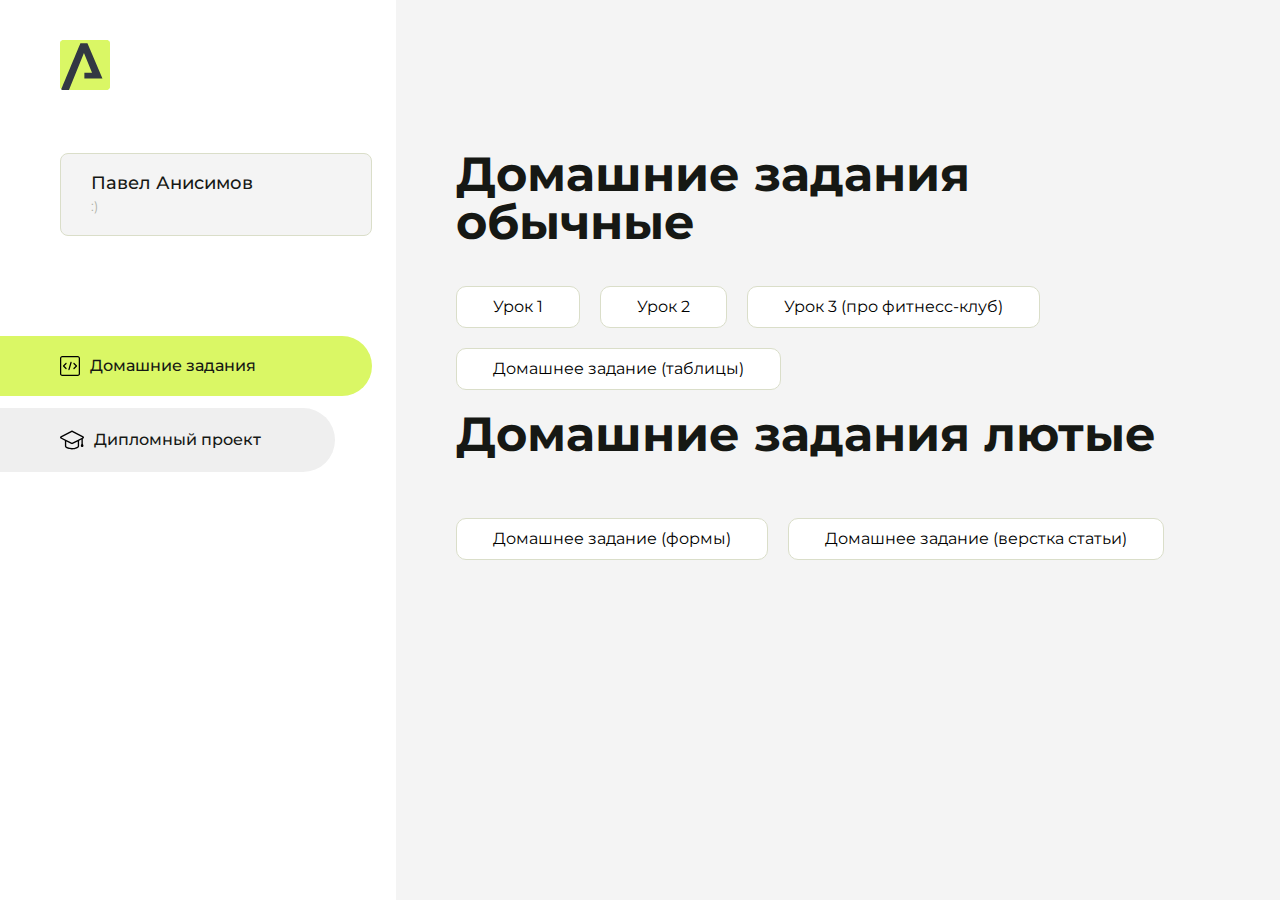
<file: index.html>
<!DOCTYPE html>
<html lang="en">
<head>
    <meta charset="UTF-8">
    <meta name="viewport" content="width=device-width, initial-scale=1.0">
    <title>Домашняя работа</title>
    <link rel="shortcut icon" href="src/logo.ico" type="image/x-icon">
    <link rel="preconnect" href="https://fonts.googleapis.com">
    <link rel="preconnect" href="https://fonts.gstatic.com" crossorigin>
    <link href="https://fonts.googleapis.com/css2?family=Montserrat:wght@400;500;700&family=Rubik:wght@500&display=swap"
          rel="stylesheet">
    <link rel="stylesheet" href="src/style.css">
</head>
<body id="body">
<div class="overlay" id="overlay"></div>
<div class="layout">
    <div class="burger" id="burger">
        <svg viewBox="0 0 24 24" fill="none" xmlns="http://www.w3.org/2000/svg">
            <g id="SVGRepo_bgCarrier" stroke-width="0"></g>
            <g id="SVGRepo_tracerCarrier" stroke-linecap="round" stroke-linejoin="round"></g>
            <g id="SVGRepo_iconCarrier">
                <path d="M4 18L20 18" stroke="#DAF765" stroke-width="2" stroke-linecap="round"></path>
                <path d="M4 12L20 12" stroke="#DAF765" stroke-width="2" stroke-linecap="round"></path>
                <path d="M4 6L20 6" stroke="#DAF765" stroke-width="2" stroke-linecap="round"></path>
            </g>
        </svg>
    </div>
    <aside class="sidebar" id="sidebar">
        <div class="sidebar__inner">
            <div class="logo">
                <svg width="50" height="50" viewBox="0 0 50 50" fill="none" xmlns="http://www.w3.org/2000/svg">
                    <g clip-path="url(#clip0_513_74730)">
                        <path d="M46.17 -0.257004H3.83C1.57281 -0.257004 -0.257 1.57281 -0.257 3.83V46.17C-0.257 48.4272 1.57281 50.257 3.83 50.257H46.17C48.4272 50.257 50.257 48.4272 50.257 46.17V3.83C50.257 1.57281 48.4272 -0.257004 46.17 -0.257004Z"
                              fill="#DAF765"/>
                        <path d="M24.375 38.4H42.461L27.441 3.1585H20.4355C20.4355 3.1585 6.7895 35.881 1.1945 49.294C2.015 50.0275 3.0945 50.257 3.6945 50.257H8.8445L23.954 13.07L32.0465 32.8285H24.375V38.4Z"
                              fill="#323843"/>
                    </g>
                    <defs>
                        <clipPath id="clip0_513_74730">
                            <rect width="50" height="50" fill="white"/>
                        </clipPath>
                    </defs>
                </svg>
            </div>
            <div class="sidebar__user">
                <div class="sidebar__name">Павел Анисимов</div>
                <div class="sidebar__text">:)</div>
            </div>
            <div class="sidebar__tabs">
                <div class="sidebar__item">
                    <button class="sidebar__button active" id="tasks">
                        <svg xmlns="http://www.w3.org/2000/svg" width="20" height="20" viewBox="0 0 20 20" fill="none">
                            <g clip-path="url(#clip0_704_74543)">
                                <path d="M17.7083 20H2.29167C1.0275 20 0 18.9725 0 17.7083V2.29167C0 1.0275 1.0275 0 2.29167 0H17.7083C18.9725 0 20 1.0275 20 2.29167V17.7083C20 18.9725 18.9725 20 17.7083 20ZM2.29167 1.25C1.7175 1.25 1.25 1.7175 1.25 2.29167V17.7083C1.25 18.2825 1.7175 18.75 2.29167 18.75H17.7083C18.2825 18.75 18.75 18.2825 18.75 17.7083V2.29167C18.75 1.7175 18.2825 1.25 17.7083 1.25H2.29167Z"
                                      fill="black"/>
                                <path d="M6.04167 13.125C5.88167 13.125 5.72167 13.0642 5.6 12.9417L3.1 10.4417C2.85583 10.1975 2.85583 9.80167 3.1 9.5575L5.6 7.0575C5.84417 6.81333 6.24 6.81333 6.48417 7.0575C6.72833 7.30167 6.72833 7.6975 6.48417 7.94167L4.42583 10L6.48417 12.0583C6.72833 12.3025 6.72833 12.6983 6.48417 12.9425C6.36167 13.0642 6.20167 13.125 6.04167 13.125Z"
                                      fill="black"/>
                                <path d="M8.95833 14.1667C8.9 14.1667 8.84 14.1583 8.78167 14.1417C8.45083 14.0442 8.26083 13.6967 8.35833 13.3658L10.4417 6.28251C10.5392 5.95084 10.8892 5.76417 11.2175 5.85917C11.5483 5.95667 11.7383 6.30417 11.6408 6.63501L9.5575 13.7183C9.47833 13.9908 9.22833 14.1667 8.95833 14.1667Z"
                                      fill="black"/>
                                <path d="M13.9583 13.125C13.7983 13.125 13.6383 13.0642 13.5167 12.9417C13.2725 12.6975 13.2725 12.3017 13.5167 12.0575L15.575 9.99916L13.5167 7.94083C13.2725 7.69666 13.2725 7.30083 13.5167 7.05666C13.7608 6.81249 14.1567 6.81249 14.4008 7.05666L16.9008 9.55666C17.145 9.80083 17.145 10.1967 16.9008 10.4408L14.4008 12.9408C14.2783 13.0642 14.1183 13.125 13.9583 13.125Z"
                                      fill="black"/>
                            </g>
                            <defs>
                                <clipPath id="clip0_704_74543">
                                    <rect width="20" height="20" fill="white"/>
                                </clipPath>
                            </defs>
                        </svg>
                        <span>Домашние задания</span></button>
                </div>
                <div class="sidebar__item">
                    <button class="sidebar__button" id="diplom">
                        <svg xmlns="http://www.w3.org/2000/svg" width="24" height="24" viewBox="0 0 24 24" fill="none">
                            <g clip-path="url(#clip0_704_74553)">
                                <path d="M23.2628 10.5971C23.7176 10.365 24 9.90375 24 9.39337C24 8.883 23.7176 8.42175 23.2628 8.18962L12.6135 2.75362C12.2291 2.55824 11.7705 2.55787 11.3854 2.75399L0.736875 8.19C0.282375 8.42175 0 8.883 0 9.39337C0 9.90375 0.282375 10.365 0.736875 10.5971L4.89038 12.7177V18.2074C4.89038 19.8154 8.412 21.393 12 21.393C15.5884 21.393 19.1096 19.815 19.1096 18.2074V12.7174L21.4609 11.517V15.8017L20.901 17.2305C20.7409 17.6389 20.7934 18.0994 21.0405 18.4616C21.2876 18.8246 21.6979 19.041 22.1366 19.041C22.5754 19.041 22.9852 18.8246 23.2324 18.462C23.4795 18.099 23.532 17.6385 23.3719 17.2301L22.8124 15.8021V10.827L23.2628 10.5971ZM17.7623 18.1721C17.6198 18.6375 15.3491 20.0419 12 20.0419C8.65088 20.0419 6.38025 18.6375 6.2415 18.2074V12.3037L6.23887 12.3019C6.23812 12.057 6.1065 11.8207 5.87325 11.7019L1.3515 9.39337L12 3.95737L22.6489 9.39337L12 14.8294L5.87325 11.7019C5.54063 11.5331 4.6695 11.6674 4.5 12C4.33012 12.3322 4.55813 12.5479 4.89038 12.7177L11.3857 16.0331C11.5781 16.1314 11.7889 16.1805 12 16.1805C12.2107 16.1805 12.4222 16.1314 12.6146 16.0331L17.7593 13.407L17.7623 18.1721Z"
                                      fill="black"/>
                            </g>
                            <defs>
                                <clipPath id="clip0_704_74553">
                                    <rect width="24" height="24" fill="white"/>
                                </clipPath>
                            </defs>
                        </svg>
                        <span>Дипломный проект</span></button>
                </div>
            </div>
        </div>

    </aside>
    <div class="content">
        <div class="container">
            <div class="content__block" id="tasksBlock">
                <div class="content__title">Домашние задания обычные</div>
                <ul class="content__list">
                    <li class="content__list-item">
                        <a href="hello-arokenru/index.html">Урок 1</a>
                    </li>
                    <li class="content__list-item">
                        <a href="lesson2/index.html">Урок 2</a>
                    </li>
                     <li class="content__list-item">
                        <a href="homework (fitness)/index.html">Урок 3 (про фитнесс-клуб)</a>
                    </li>
                    <li class="content__list-item">
                        <a href="21. ДОМАШНЕЕ ЗАДАНИЕ (таблицы)/index.html">Домашнее задание (таблицы)</a>
                    </li>
                    <div class="content__title">Домашние задания лютые</div>
                      <li class="content__list-item">
                        <a href="25. ДОМАШНЕЕ ЗАДАНИЕ (формы)/index.html">Домашнее задание (формы)</a>
                      </li>
                      <li class="content__list-item">
                        <a href="31. ДОМАШНЕЕ ЗАДАНИЕ (верстка статьи)/index.html">Домашнее задание (верстка статьи)</a>
                    </li>
                </ul>
            </div>
            <div class="content__block hidden" id="diplomBlock">
                <div class="content__title">Дипломный проект</div>
                <div class="content__list-diplom">
                    <a href="ПАПКА-С-НОМЕРОМ-УРОКА">Ссылка на ДЗ</a>
                </div>
                <div class="content__decor">
                    <div class="content__decor-text">Давай проверим, чему ты научился!</div>
                    <div class="content__decor-img">
                        <img src="src/decor.png" alt="decor">
                    </div>
                </div>
            </div>
        </div>
    </div>
</div>
<script src="src/index.js"></script>
</body>
</html>
</file>
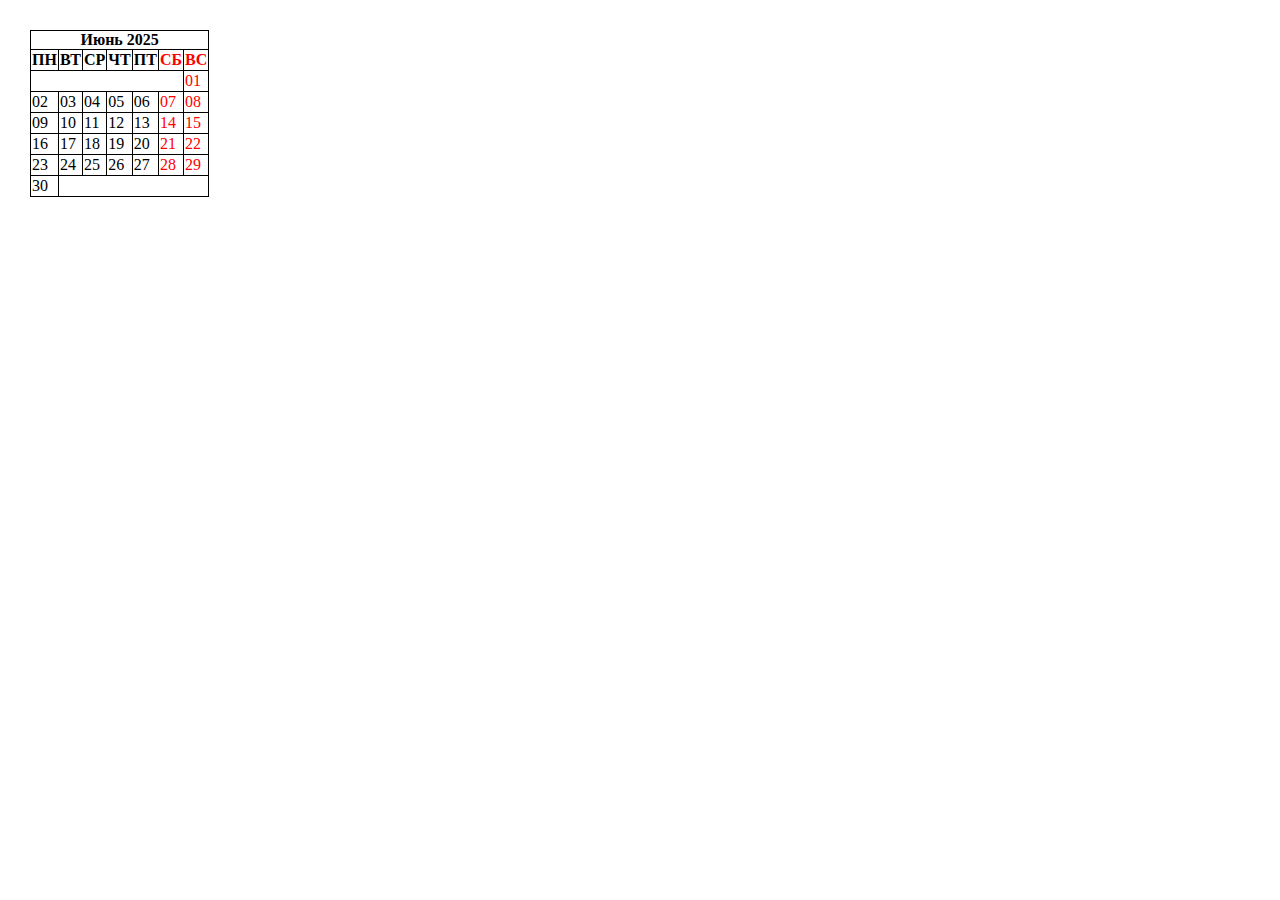
<file: 21. ДОМАШНЕЕ ЗАДАНИЕ (таблицы)/index.html>
<!DOCTYPE html>
<html lang="ru">
	<head>
		<meta charset="UTF-8" />
		<meta name="viewport" content="width=device-width, initial-scale=1.0" />
		<title>Домашнее задание (таблицы)</title>
		<link rel="stylesheet" href="./css/style.css" />
	</head>
	<body>
		<table>
			<caption class="mounth">
				Июнь 2025
			</caption>
			<thead>
				<tr>
					<th>ПН</th>
					<th>ВТ</th>
					<th>СР</th>
					<th>ЧТ</th>
					<th>ПТ</th>
					<th class="rest">СБ</th>
					<th class="rest">ВС</th>
				</tr>
			</thead>
			<tbody>
				<tr>
					<td colspan="6"></td>
					<td class="rest">01</td>
				</tr>
				<tr>
					<td>02</td>
					<td>03</td>
					<td>04</td>
					<td>05</td>
					<td>06</td>
					<td class="rest">07</td>
					<td class="rest">08</td>
				</tr>
				<tr>
					<td>09</td>
					<td>10</td>
					<td>11</td>
					<td>12</td>
					<td>13</td>
					<td class="rest">14</td>
					<td class="rest">15</td>
				</tr>
				<tr>
					<td>16</td>
					<td>17</td>
					<td>18</td>
					<td>19</td>
					<td>20</td>
					<td class="rest">21</td>
					<td class="rest">22</td>
				</tr>
				<tr>
					<td>23</td>
					<td>24</td>
					<td>25</td>
					<td>26</td>
					<td>27</td>
					<td class="rest">28</td>
					<td class="rest">29</td>
				</tr>
				<tr>
					<td>30</td>
					<td colspan="6"></td>
				</tr>
			</tbody>
		</table>
	</body>
</html>
</file>
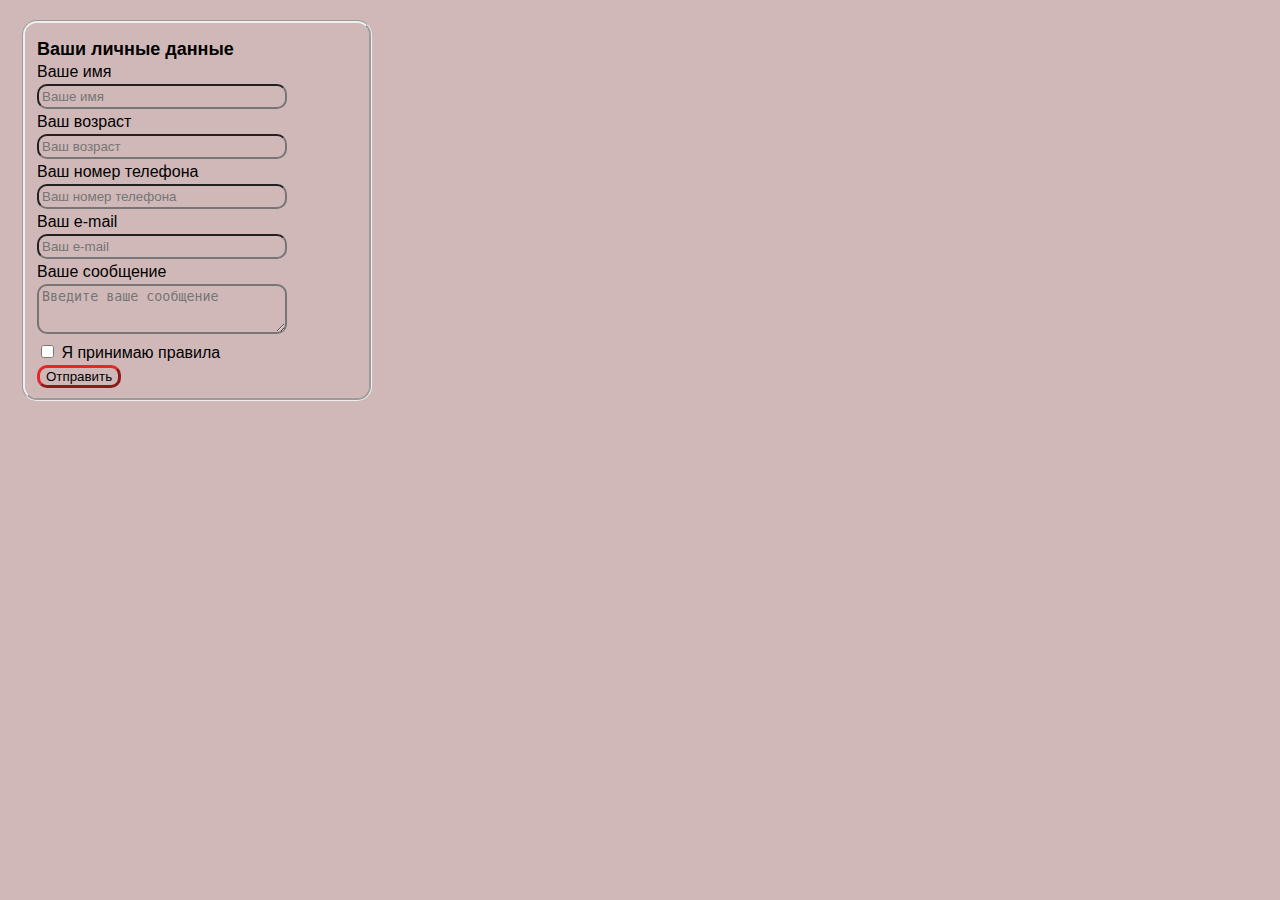
<file: 25. ДОМАШНЕЕ ЗАДАНИЕ (формы)/index.html>
<!DOCTYPE html>
<html lang="ru">
	<head>
		<meta charset="UTF-8" />
		<meta name="viewport" content="width=device-width, initial-scale=1.0" />
		<title>Домашнее задание (формы)</title>
		<link rel="stylesheet" href="./css/style.css" />
	</head>
	<body>
		<form class="form">
			<fieldset class="fieldset">
				<h2 class="h2">Ваши личные данные</h2>
				<label class="label">
					Ваше имя
					<input
						type="text"
						class="input"
						placeholder="Ваше имя"
						name="name"
						required
					/>
				</label>
				<label class="label">
					Ваш возраст
					<input
						type="number"
						class="input"
						placeholder="Ваш возраст"
						name="age"
						required
					/>
				</label>
				<label class="label">
					Ваш номер телефона
					<input
						type="text"
						class="input"
						placeholder="Ваш номер телефона"
						name="phone"
						required
					/>
				</label>
				<label class="label">
					Ваш e-mail
					<input
						type="email"
						class="input"
						placeholder="Ваш e-mail"
						name="email"
						required
					/>
				</label>
				<label class="label">
					Ваше сообщение
					<textarea
						type="text"
						class="textarea"
						placeholder="Введите ваше сообщение"
						name="message"
						required
					></textarea>
				</label>
				<label class="label">
					<input type="checkbox" name="agreement" value="agreement" required />
					Я принимаю правила
				</label>
				<button class="button">Отправить</button>
			</fieldset>
		</form>
	</body>
</html>
</file>
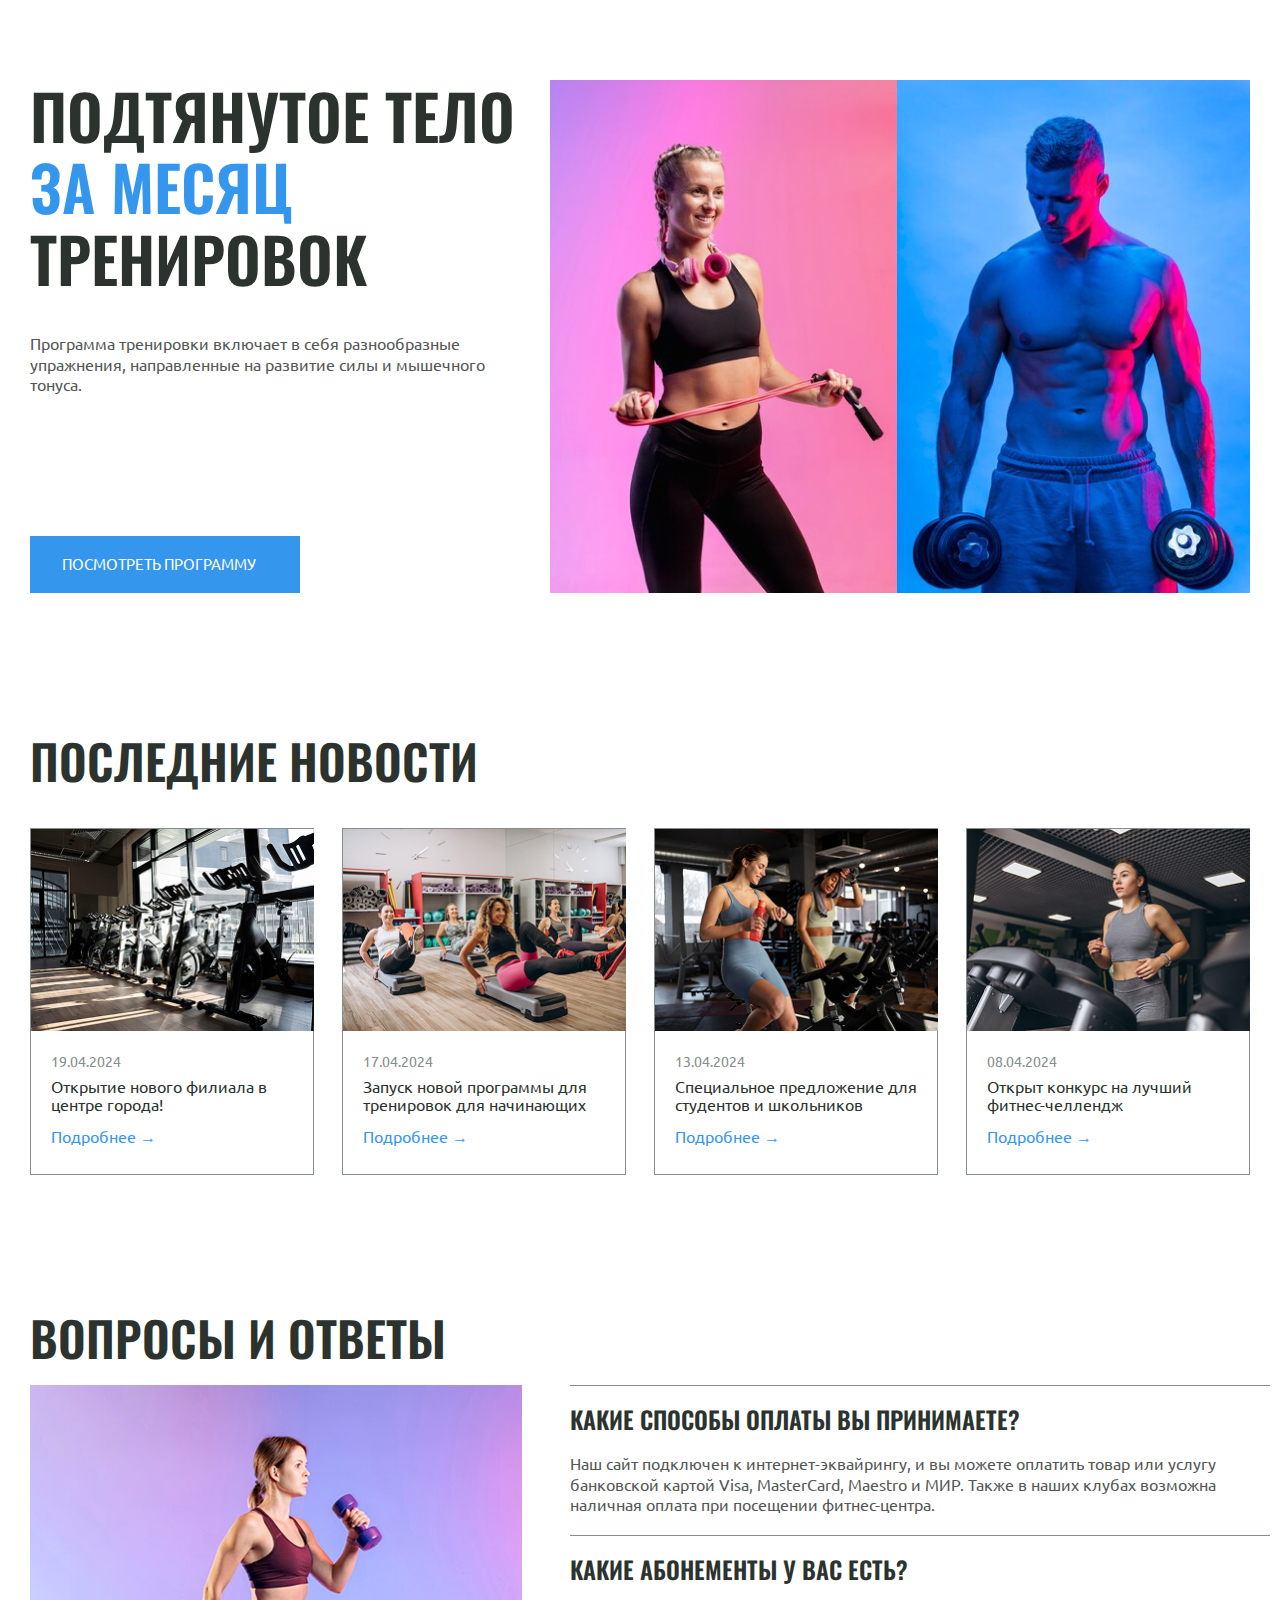
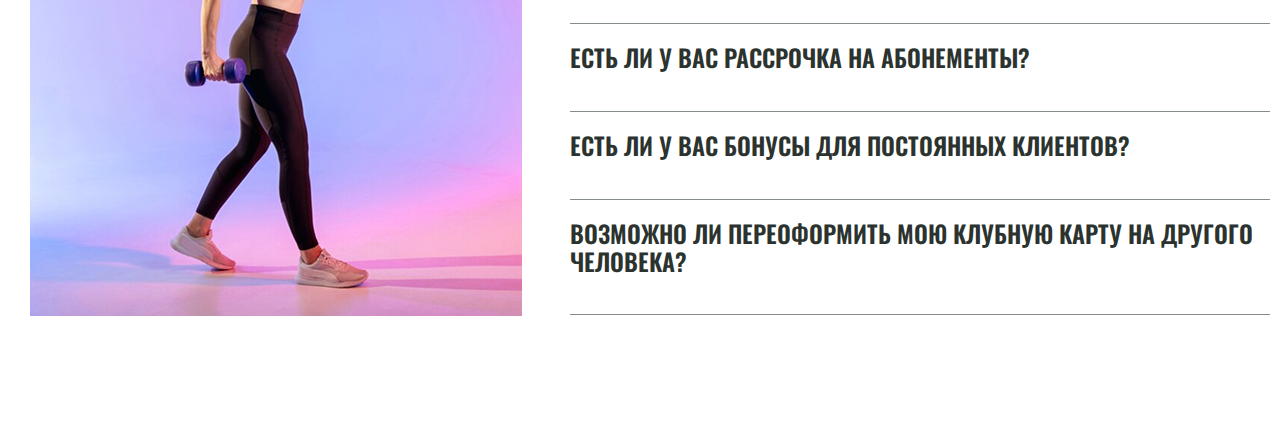
<file: 31. HOMEWORK-fit-studio-create/article.html>
<!DOCTYPE html>
<html lang="en">
	<head>
		<meta charset="UTF-8" />
		<meta name="viewport" content="width=device-width, initial-scale=1.0" />
		<title>Fit Studio</title>
		<link rel="stylesheet" href="./css/normalize.css" />
		<link rel="stylesheet" href="./css/fonts.css" />
		<link rel="stylesheet" href="./css/article.css" />
	</head>
	<body>
		<article class="article">
			<div class="container">
				<section class="section-1">
					<section class="section-1-1">
						<h1 class="h1-start">
							Подтянутое тело
							<span style="color: #3596ed">за месяц</span>
							тренировок
						</h1>
						<p class="p1-1">
							Программа тренировки включает в себя разнообразные упражнения,
							направленные на развитие силы и мышечного тонуса.
						</p>
						<section class="mini-section-1-1" style="background-color: #3596ed">
							<p class="mini-p1-1">Посмотреть программу</p>
						</section>
					</section>
					<section class="section-1-2">
						<img
							class="img-girl"
							width="347px"
							height="513px"
							src="./images/trainer-girl.jpg"
							alt="Девушка-тренер со спортивным телосложением, держащая гантели"
						/>
						<img
							class="img-man"
							width="353px"
							height="513"
							src="./images/trainer-man.jpg"
							alt="Мужчина-тренер со спортивным телосложением, держущий гантели"
						/>
					</section>
				</section>
				<section class="section-2">
					<section class="section-2-1">
						<h2 class="h2-middle">Последние новости</h2>
					</section>
					<section class="section-2-2">
						<section class="section-2-2-1">
							<img
							 width="283px"
								src="./images/1.jpg"
								alt="5 велосипедов-тренажеров, расположенных в ряд относительно стены"
							/>
							<p class="p-2-2-1">19.04.2024</p>
							<p class="p-2-2-2">Открытие нового филиала в центре города!</p>
							<a href="#" class="a-2-2-3">Подробнее &#8594</a>
						</section>
						<section class="section-2-2-2">
							<img
							 width="283px"
								src="./images/2.jpg"
								alt="Девушки-красавицы занимаются пилатесом"
							/>
							<p class="p-2-2-1">17.04.2024</p>
							<p class="p-2-2-2">Запуск новой программы для тренировок для начинающих</p>
							<a href="#" class="a-2-2-3">Подробнее &#8594</a>
						</section>
						<section class="section-2-2-3">
							<img
							 width="283px"
								src="./images/3.jpg"
								alt="Две девушки употели на велосипедах-тренажерах, но довольные"
							/>
							<p class="p-2-2-1">13.04.2024</p>
							<p class="p-2-2-2">Специальное предложение для студентов и школьников</p>
							<a href="#" class="a-2-2-3">Подробнее &#8594</a>
						</section>
						<section class="section-2-2-4">
							<img
							 width="283px"
								src="./images/4.jpg"
								alt="Девушка бежит на беговой дорожке и смотрит вперед"
							/>
							<p class="p-2-2-1">08.04.2024</p>
							<p class="p-2-2-2">Открыт конкурс на лучший фитнес-челлендж</p>
							<a href="#" class="a-2-2-3">Подробнее &#8594</a>
						</section>
					</section>
				</section>
				<section class="section-3">
					<section class="section-3-text">
						<h2 class="h2-bottom">Вопросы и ответы</h2>
					</section>
					<section class="section-3-3">
						<section class="section-3-3-1"><img
								src="./images/girl.jpg"
								alt="Девушка выполняет упражнение с гантелями"
							/>
						</section>
						<section class="section-3-3-2">
							<section class="section-3-3-2-1"><h3 class="h3-bottom">Какие способы оплаты вы принимаете?</h3>
							<p class="p3-bottom">Наш сайт подключен к интернет-эквайрингу, и вы можете оплатить товар или услугу банковской картой Visa, MasterCard, Maestro и МИР. Также в наших клубах возможна наличная оплата при посещении фитнес-центра.</p></section>
							<section class="section-3-3-2-2"><h3 class="h3-bottom">Какие абонементы у вас есть?</h3></section>
							<section class="section-3-3-2-3"><h3 class="h3-bottom">Есть ли у вас рассрочка на абонементы?</h3></section>
							<section class="section-3-3-2-4"><h3 class="h3-bottom">Есть ли у вас бонусы для постоянных клиентов?</h3></section>
							<section class="section-3-3-2-5"><h3 class="h3-bottom">Возможно ли переоформить мою клубную карту на другого человека?</h3></section>
						</section>
					</section>
				</section>
			</div>
		</article>
	</body>
</html>
</file>
<file: src/style.css>
*{padding: 0;margin: 0;border: 0;}
*,*:before,*:after{-webkit-box-sizing: border-box;box-sizing: border-box;}
:focus,:active{outline: none;}
a:focus,a:active{outline: none;}
nav,footer,header,aside{display: block;}
html,body{
    height:100%;width:100%;
    font-size:100%;line-height:1;-ms-text-size-adjust:100%;-moz-text-size-adjust:100%;-webkit-text-size-adjust:100%;}
input,button,textarea{font-family:inherit;}
input::-ms-clear{display: none;}
button{cursor: pointer;}
button::-moz-focus-inner{padding:0;border:0;}
a,a:visited{text-decoration: none;}
a:hover{text-decoration: none;}
ul li{list-style: none;}
img{vertical-align: top;}
h1,h2,h3,h4,h5,h6{font-size:inherit;font-weight: inherit;}
a{color:inherit;}



body {
    font-family: "Montserrat",SansSerif;
    color: black;
}

body.overflow {
    overflow: hidden;
}



.layout {
    display: -webkit-box;
    display: -ms-flexbox;
    display: flex;
    min-height: 100vh;
}

.sidebar {
    padding: 40px 24px 40px 0;
    -ms-flex-negative: 0;
    flex-shrink: 0;
    background-color: white;
}



.content {
    -webkit-box-flex: 1;
    -ms-flex-positive: 1;
    flex-grow: 1;
    background-color: #F4F4F4;
}

.container {
    display: -webkit-box;
    display: -ms-flexbox;
    display: flex;
    -webkit-box-orient: vertical;
    -webkit-box-direction: normal;
    -ms-flex-direction: column;
    flex-direction: column;
    -webkit-box-pack: center;
    -ms-flex-pack: center;
    justify-content: center;
    -webkit-box-align: center;
    -ms-flex-align: center;
    align-items: center;
    padding: 150px 60px 80px 60px;
}


.logo {
    margin-left: 60px;
    margin-bottom: 60px;
}

.sidebar__user {
    background-color: #F4F4F4;
    padding: 20px 30px;
    margin-left: 60px;
    margin-bottom: 100px;
    border-radius: 8px;
    border: 1px solid #DADEC9;
}

.sidebar__name {
    color:#161814;
    font-size: 18px;
    font-weight: 500;
    margin-bottom: 6px;
}

.sidebar__text {
    color: #AFB1A7;
    font-size: 13px;
    font-weight: 400;
    line-height: 130%; /* 16.9px */
}

.sidebar__item {
    width: 372px;
}

.sidebar__button {
    display: -webkit-box;
    display: -ms-flexbox;
    display: flex;
    -webkit-box-align: center;
    -ms-flex-align: center;
    align-items: center;
    gap: 10px;
    padding: 20px 60px;
    margin-bottom: 12px;
    border-radius: 0px 100px 100px 0px;
    -webkit-transition: all .5s;
    -o-transition: all .5s;
    transition: all .5s;
    cursor: pointer;
    width: 90%;
    color:#161814;
    font-size: 16px;
    font-weight: 500;
}

.sidebar__button.active , .sidebar__button:hover {
    width: 100%;
    background-color: #DAF765;
}


.content__title {
    color: #161814;
    font-size: 48px;
    font-weight: 700;
    margin-bottom: 40px;
}

.content__list {
    display: -webkit-box;
    display: -ms-flexbox;
    display: flex;
    -webkit-box-align: center;
    -ms-flex-align: center;
    align-items: center;
    -ms-flex-wrap: wrap;
    flex-wrap: wrap;
    gap: 20px;
}



.content__list-item  {
    cursor: pointer;
    padding: 12px 18px;
    background-color: #fff;
    border-radius: 10px;
    border: 1px solid #DADEC9;
    -webkit-transition: all .3s;
    -o-transition: all .3s;
    transition: all .3s;
}

.content__list-item:hover,.content__list-diplom:hover {
    background-color: #AFB1A7;
}

li a {
    padding: 12px 18px;

}


.content__list-diplom {
    -webkit-transition: all .3s;
    -o-transition: all .3s;
    transition: all .3s;
    display: inline-block;
    padding: 12px 18px;
    background-color: #fff;
    border-radius: 10px;
    border: 1px solid #DADEC9;
}

.content__decor {
    display: -webkit-box;
    display: -ms-flexbox;
    display: flex;
    -webkit-box-align: center;
    -ms-flex-align: center;
    align-items: center;
}

.content__decor-text {
    color:#BEDD44;
    font-size: 36px;
    font-weight: 700;
    line-height: 110%; /* 39.6px */
}

.content__block {
    max-width: 1200px;
}

.content__block.hidden {
    display: none;
}

.content__decor-img img{
    width: 100%;
}

.burger {
    display: none;
    padding: 5px;
    position: fixed;
    top: 3%;
    right: 7%;
    width: 40px;
    height: 40px;
    background-color: #161814;
    border-radius: 50%;
    z-index: 10;
    border: 1px solid #DAF765;
}

@media (max-width: 768px) {
    .burger {
        display: block;
    }

    .sidebar {
        -webkit-transition: all .3s;
        -o-transition: all .3s;
        transition: all .3s;
        -webkit-transform: translateX(-100%);
        -ms-transform: translateX(-100%);
        transform: translateX(-100%);
        position: fixed;
        top: 0;
        left: 0;
        bottom: 0;
        z-index: 5;
    }

    .sidebar.show {
        -webkit-transform: translateX(0%);
        -ms-transform: translateX(0%);
        transform: translateX(0%);
    }

    .overlay {
        opacity: 0;
        pointer-events: none;
        -webkit-transition: all .3s;
        -o-transition: all .3s;
        transition: all .3s;
        position: absolute;
        top: 0;
        right: 0;
        left: 0;
        bottom: 0;
        z-index: 3;
        background-color: #000000e0;
    }

    .overlay.show {
        opacity: 1;
        pointer-events: all;
    }

    .container {
        padding: 40px 20px;
        min-height: 100%;
    }

    .content__decor {
        margin-top: 20px;
        -webkit-box-orient: vertical;
        -webkit-box-direction: normal;
        -ms-flex-direction: column;
        flex-direction: column;
    }
}

@media (max-width: 400px) {
    .sidebar__user {
        margin-left: 0;
    }
}
</file>
<file: 21. ДОМАШНЕЕ ЗАДАНИЕ (таблицы)/css/style.css>
* {
	box-sizing: border-box;
}

body {
	margin: 30px;
}

table {
	border-collapse: collapse;
	border-spacing: 0;
	margin-bottom: 20px;
}

td,
th,
caption {
	border: 1px solid #000;
}

caption {
	border-bottom: none;
}

.mounth {
	font-weight: 800;
}

.rest {
	color: red;
}
</file>
<file: 25. ДОМАШНЕЕ ЗАДАНИЕ (формы)/css/style.css>
* {
	box-sizing: border-box;
	background-color: rgb(209, 184, 184);
}

body {
	margin: 20px;
	font-family: sans-serif;
}

.fieldset {
	display: inline-block;
	border-width: 3px;
	border-style: solid black;
	border-radius: 15px;
	height: auto;
	width: 350px;
	max-width: 350px;
}

.h2 {
	font-size: 18px;
	margin: 10px 0px 3px 0px;
}

.label {
	display: inline-block;
}

.input {
	display: block;
	border-width: 2px;
	border-style: solid black;
	border-radius: 10px;
	width: 250px;
	margin: 3px 0 4px 0;
	padding: 3px;
}

.textarea {
	display: block;
	border-width: 2px;
	border-style: solid black;
	border-radius: 10px;
	width: 250px;
	max-width: 250px;
	min-width: 250px;
	height: 50px;
	max-height: 150px;
	min-height: 50px;
	margin: 3px 0 4px 0;
	padding: 3px;
}

.button {
	display: block;
	cursor: pointer;
	border-width: 3px;
	border-radius: 10px;
	border-color: rgb(226, 40, 40);
	margin: 3px 0px 0px 0px;
}
</file>
<file: 31. HOMEWORK-fit-studio-create/css/fonts.css>
@font-face {
	font-family: "Ubuntu";
	src: local("Ubuntu"), url("../fonts/UbuntuLight.woff2") format("woff2");
	font-weight: 300;
	font-style: normal;
	font-display: swap;
}

@font-face {
	font-family: "Ubuntu";
	src: local("Ubuntu"), url("../fonts/UbuntuRegular.woff2") format("woff2");
	font-weight: 400;
	font-style: normal;
	font-display: swap;
}

@font-face {
	font-family: "Ubuntu";
	src: local("Ubuntu"), url("../fonts/UbuntuMedium.woff2") format("woff2");
	font-weight: 500;
	font-style: normal;
	font-display: swap;
}

@font-face {
	font-family: "Oswald";
	src: local("Oswald"), url("../fonts/OswaldMedium.woff2") format("woff2");
	font-weight: 500;
	font-style: normal;
	font-display: swap;
}

@font-face {
	font-family: "Oswald";
	src: local("Oswald"), url("../fonts/OswaldSemiBold.woff2") format("woff2");
	font-weight: 600;
	font-style: normal;
	font-display: swap;
}
</file>
<file: 31. HOMEWORK-fit-studio-create/css/article.css>
html {
	font-family: Oswald, Ubuntu, sans-serif;
	font-weight: 400px;
}

body * {
	box-sizing: border-box;
}

h1,
h2,
h3,
h4,
h5,
h6,
p {
	margin: 0;
}

.container {
	max-width: 1250px;
	margin: 0 auto;
	padding: 0px 15px;
}

.article {
	padding-top: 80px;
	padding-bottom: 120px;
}

.section-1 {
	margin-bottom: 140px;
	max-width: 1250px;
	max-height: 513px;
	display: flex;
}

.section-1-1 {
	margin-right: 28px;
	max-width: 492px;
	max-height: 513px;
	display: block;
}

.h1-start {
	margin-bottom: 40px;
	font-size: 62px;
	text-transform: uppercase;
	line-height: 115%;
	color: #2c332f;
}

.p1-1 {
	margin-bottom: 140px;
	font-family: Ubuntu;
	font-size: 16px;
	line-height: 130%;
	color: #535755;
}

.mini-section-1-1 {
	max-width: 270px;
	max-height: 57px;
}

.mini-p1-1 {
	padding: 19px 32px 19px 32px;
	font-family: Ubuntu;
	font-size: 15px;
	line-height: 130%;
	color: #fff;
	text-transform: uppercase;
}

.section-1-2 {
	display: flex;
}

.section-2 {
	margin-bottom: 140px;
	max-width: 1250px;
	max-height: 437px;
}

.section-2-1 {
	margin-bottom: 40px;
	max-width: 492px;
	max-height: 55px;
	display: inline;
}

.h2-middle {
	margin-bottom: 40px;
	font-size: 48px;
	text-transform: uppercase;
	line-height: 115%;
	color: #2c332f;
}

.section-2-2 {
	max-width: 1250px;
	max-height: 342px;
	display: flex;
}

.section-2-2-1 {
	margin-right: 28px;
	border: 1px solid #858e8a;
	max-width: 284px;
	max-height: 350px;
	height: 347px;
	display: block;
}

.p-2-2-1 {
	margin: 20px 20px 8px 20px;
	font-family: Ubuntu;
	color: #858e8a;
	font-size: 14px;
	line-height: auto;
}

.p-2-2-2 {
	margin: 0px 20px 12px 20px;
	font-family: Ubuntu;
	color: #2c332f;
	font-size: 16px;
}

.a-2-2-3 {
	margin: 0px 148px 20px 20px;
	font-family: Ubuntu;
	color: #3596ed;
	font-size: 16px;
	line-height: 130%;
	text-decoration: none;
}

.section-2-2-2 {
	margin-right: 28px;
	border: 1px solid #858e8a;
	max-width: 284px;
	max-height: 350px;
	height: 347px;
	display: block;
}

.section-2-2-3 {
	margin-right: 28px;
	border: 1px solid #858e8a;
	max-width: 284px;
	max-height: 350px;
	height: 347px;
	display: block;
}

.section-2-2-4 {
	margin-right: 28px;
	border: 1px solid #858e8a;
	max-width: 284px;
	max-height: 350px;
	height: 347px;
	display: block;
}

.section-3 {
	max-width: 1250px;
	max-height: 626px;
}

.section-3-text {
	margin-bottom: 20px;
	width: 492px;
	max-width: 492px;
	height: 55px;
	max-height: 55px;
	display: inline;
}

.h2-bottom {
	margin-bottom: 20px;
	font-size: 48px;
	text-transform: uppercase;
	line-height: 115%;
	color: #2c332f;
	display: inline;
}
.section-3-3 {
	margin-top: 20px;
	max-width: 1250px;
	max-height: 531px;
	display: flex;
}

.section-3-3-1 {
	margin-right: 28px;
	max-width: 492px;
	max-height: 531px;
}

.section-3-3-2 {
	width: 700px;
	max-width: 700px;
	height: 531px;
	max-height: 531px;
}

.section-3-3-2-1 {
	padding-top: 20px;
	margin-right: 12px;
	margin-bottom: 20px;
	margin-left: 20px;
	border-top: 1px solid #858e8a;
	border-bottom: 1px solid #858e8a;
	width: 700px;
	max-width: 700px;
	height: 151px;
	max-height: 151px;
}

.h3-bottom {
	font-size: 24px;
	text-transform: uppercase;
	line-height: 115%;
	color: #2c332f;
	display: inline;
}

.p3-bottom {
	margin: 20px 20px 20px 0px;
	font-family: Ubuntu;
	font-size: 16px;
	line-height: 130%;
	color: #535755;
	display: block;
}

.section-3-3-2-2 {
	margin: 20px 20px 20px 20px;
	border-bottom: 1px solid #858e8a;
	width: 700px;
	max-width: 700px;
	height: 68px;
	max-height: 68px;
}

.section-3-3-2-3 {
	margin: 20px 20px 20px 20px;
	border-bottom: 1px solid #858e8a;
	width: 700px;
	max-width: 700px;
	height: 68px;
	max-height: 68px;
}

.section-3-3-2-4 {
	margin: 20px 20px 20px 20px;
	border-bottom: 1px solid #858e8a;
	width: 700px;
	max-width: 700px;
	height: 68px;
	max-height: 68px;
}

.section-3-3-2-5 {
	margin: 20px 20px 20px 20px;
	border-bottom: 1px solid #858e8a;
	width: 700px;
	max-width: 700px;
	height: 95px;
	max-height: 95px;
}
</file>
